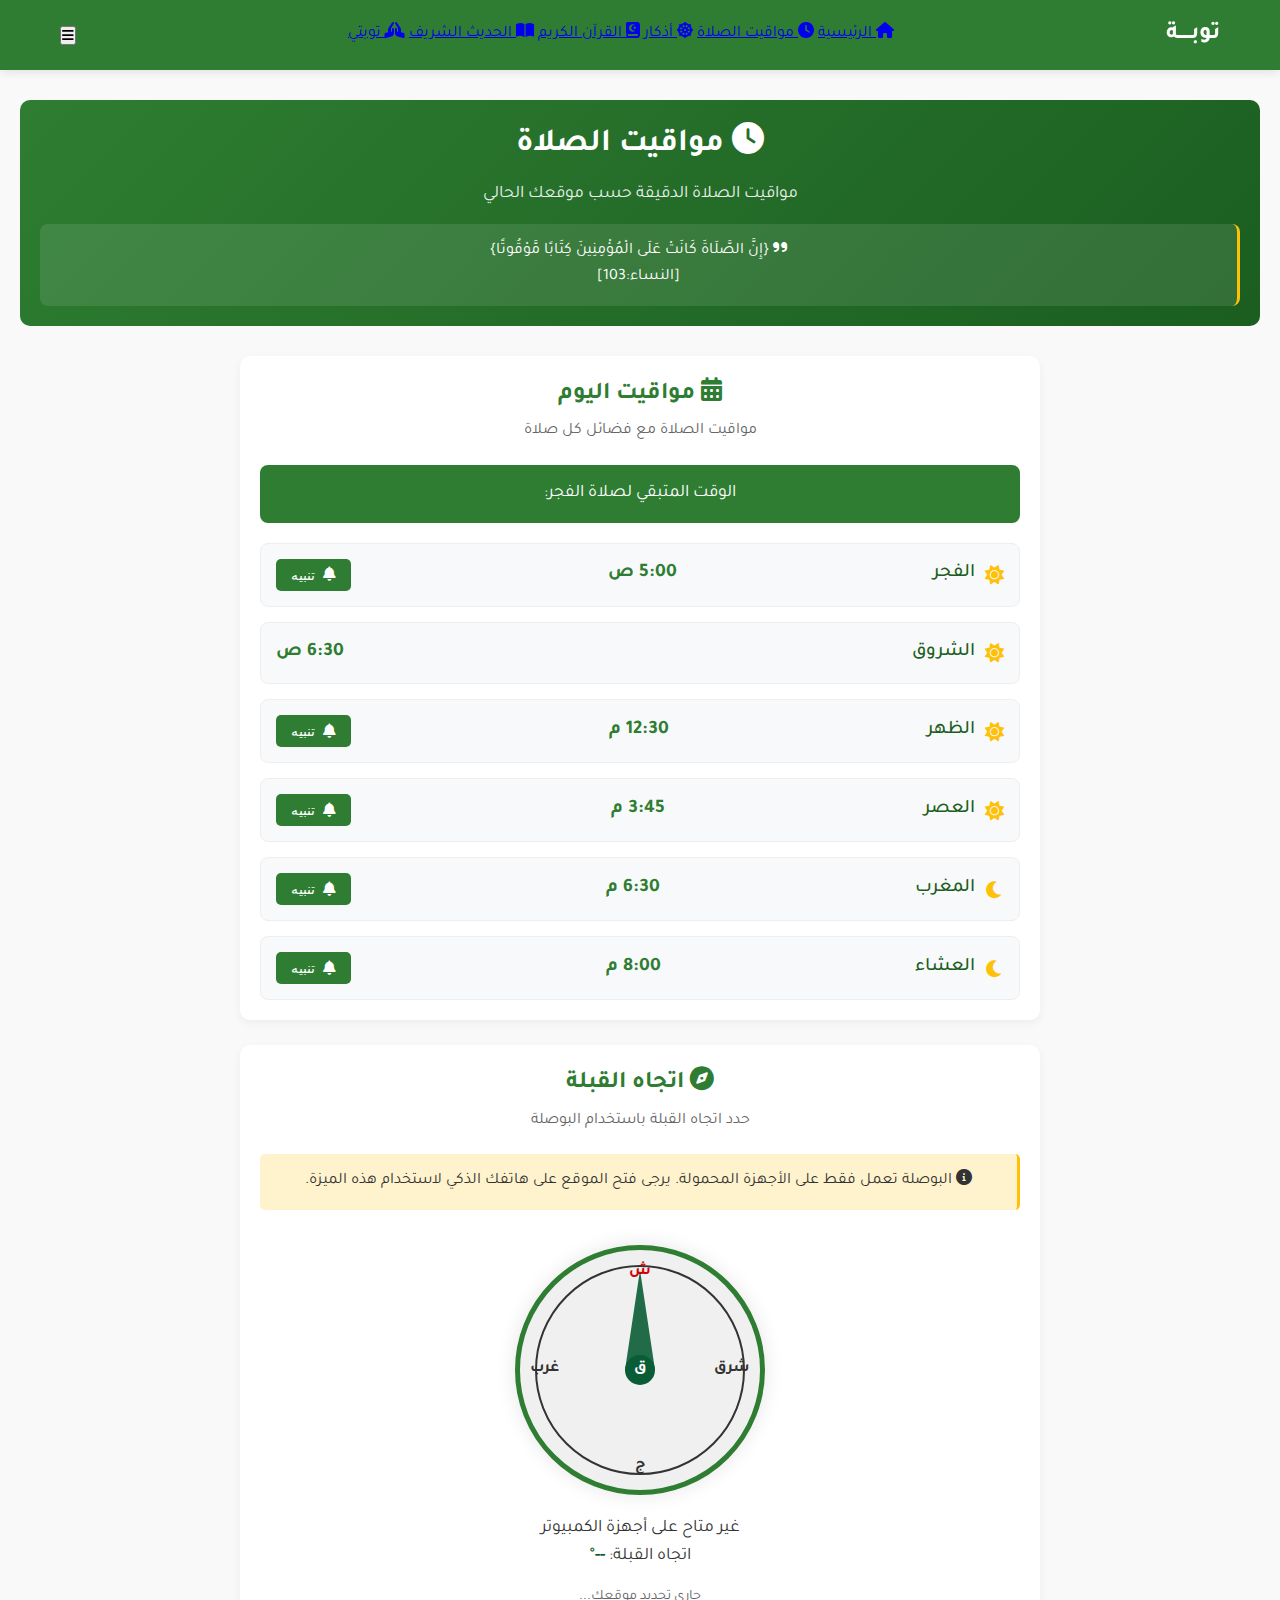
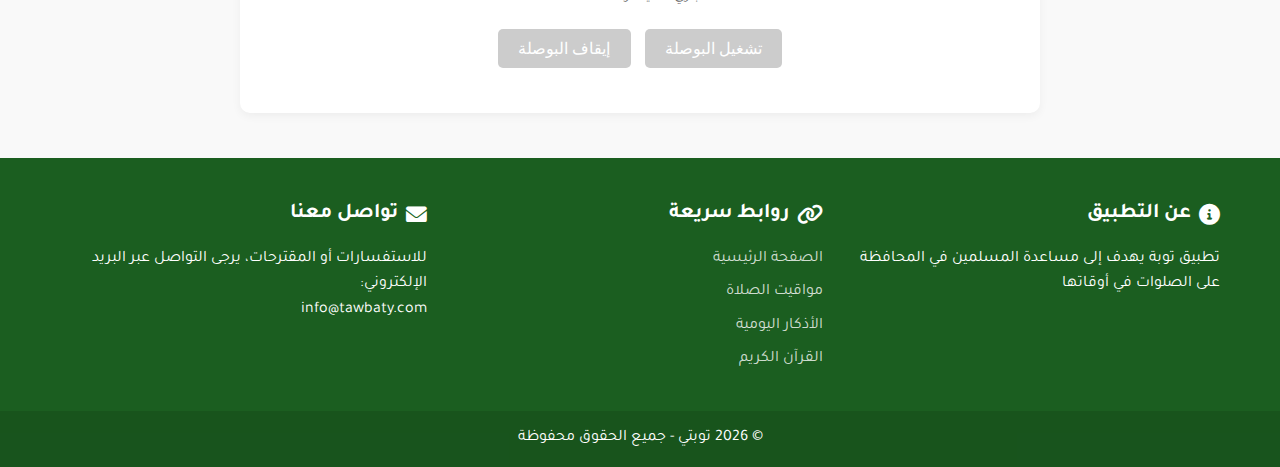
<file: index.html>
<!DOCTYPE html>
<html lang="ar" dir="rtl">
<head>
    <meta charset="UTF-8">
    <meta name="viewport" content="width=device-width, initial-scale=1.0">
    <meta name="description" content="مواقيت الصلاة - تطبيق توبة">
    <meta name="theme-color" content="#2e7d32">
    <title>مواقيت الصلاة - توبتي</title>
    
    <!-- تحميل الخطوط -->
    <link rel="preconnect" href="https://fonts.googleapis.com">
    <link rel="preconnect" href="https://fonts.gstatic.com" crossorigin>
    <link href="https://fonts.googleapis.com/css2?family=Tajawal:wght@400;500;700&display=swap" rel="stylesheet">
    
    <!-- تحميل الأيقونات -->
    <link rel="stylesheet" href="https://cdnjs.cloudflare.com/ajax/libs/font-awesome/6.0.0-beta3/css/all.min.css">
    
    <style>
        /* أنماط عامة */
        :root {
            --primary-color: #2e7d32;
            --primary-dark: #1b5e20;
            --light-color: #f5f5f5;
            --text-color: #333;
            --gold-color: #ffc107;
            --error-color: #dc3545;
            --qibla-color: #0a5c36;
        }
        
        * {
            box-sizing: border-box;
            margin: 0;
            padding: 0;
        }
        
        body {
            font-family: 'Tajawal', sans-serif;
            background-color: #f9f9f9;
            color: var(--text-color);
            line-height: 1.6;
        }
        
        /* شريط التنقل */
        .NavBar {
            position: fixed;
            top: 0;
            width: 100%;
            background-color: var(--primary-color);
            color: white;
            z-index: 1000;
            box-shadow: 0 2px 10px rgba(0,0,0,0.1);
        }
        
        .nav-container {
            display: flex;
            justify-content: space-between;
            align-items: center;
            padding: 0 20px;
            max-width: 1200px;
            margin: 0 auto;
            height: 70px;
        }
        
        .logo {
            font-size: 1.5rem;
            font-weight: bold;
        }
        
        /* المحتوى الرئيسي */
        .main-content {
            margin-top: 80px;
            padding: 20px;
        }
        
        .header {
            text-align: center;
            margin-bottom: 30px;
            padding: 20px;
            background: linear-gradient(135deg, var(--primary-color) 0%, var(--primary-dark) 100%);
            color: white;
            border-radius: 10px;
        }
        
        .header h1 {
            font-size: 2rem;
            margin-bottom: 10px;
        }
        
        .subtitle {
            font-size: 1.1rem;
            opacity: 0.9;
        }
        
        .verse {
            background-color: rgba(255,255,255,0.1);
            padding: 15px;
            border-radius: 8px;
            margin-top: 15px;
            border-right: 3px solid var(--gold-color);
        }
        
        /* قسم مواقيت الصلاة */
        .sections-container {
            max-width: 800px;
            margin: 0 auto;
        }
        
        .section {
            background-color: white;
            border-radius: 10px;
            box-shadow: 0 3px 10px rgba(0,0,0,0.05);
            padding: 20px;
            margin-bottom: 25px;
        }
        
        .section-header {
            text-align: center;
            margin-bottom: 20px;
        }
        
        .section-title {
            color: var(--primary-color);
            font-size: 1.5rem;
            margin-bottom: 5px;
        }
        
        .section-subtitle {
            color: #666;
            font-size: 1rem;
        }
        
        /* مواقيت الصلاة */
        .time-remaining {
            background-color: var(--primary-color);
            color: white;
            padding: 15px;
            border-radius: 8px;
            margin-bottom: 20px;
            text-align: center;
            font-size: 1.1rem;
        }
        
        #remainingTime {
            font-weight: bold;
            font-size: 1.3rem;
            color: var(--gold-color);
        }
        
        .prayer-times {
            display: flex;
            flex-direction: column;
            gap: 15px;
        }
        
        .prayer {
            background-color: #f8f9fa;
            border-radius: 8px;
            padding: 15px;
            border: 1px solid #eee;
            transition: all 0.3s ease;
        }
        
        .prayer:hover {
            transform: translateY(-3px);
            box-shadow: 0 5px 15px rgba(0,0,0,0.1);
        }
        
        .prayer-info {
            display: flex;
            justify-content: space-between;
            align-items: center;
        }
        
        .prayer-name {
            font-size: 1.2rem;
            font-weight: 500;
            color: var(--primary-dark);
            display: flex;
            align-items: center;
            gap: 10px;
        }
        
        .prayer-name i {
            color: var(--gold-color);
        }
        
        .prayer-time {
            font-size: 1.2rem;
            font-weight: bold;
            color: var(--primary-color);
        }
        
        .athan-btn {
            background-color: var(--primary-color);
            color: white;
            border: none;
            padding: 8px 15px;
            border-radius: 5px;
            cursor: pointer;
            display: flex;
            align-items: center;
            gap: 8px;
            font-size: 0.9rem;
            transition: all 0.3s;
        }
        
        .athan-btn:hover {
            background-color: var(--primary-dark);
        }
        
        .prayer-benefit {
            display: none;
            padding: 10px;
            background-color: #f0f0f0;
            border-radius: 5px;
            margin-top: 10px;
            border-right: 3px solid var(--primary-color);
            font-size: 0.95rem;
            line-height: 1.7;
        }
        
        .prayer-benefit.show {
            display: block;
        }
        
        /* البوصلة المعدلة */
        .compass-container {
            text-align: center;
            padding: 20px 0;
        }
        
        .compass {
            width: 250px;
            height: 250px;
            margin: 0 auto 20px;
            position: relative;
            border-radius: 50%;
            background-color: #f0f0f0;
            border: 5px solid var(--primary-color);
            box-shadow: 0 0 20px rgba(0, 0, 0, 0.1);
        }
        
        .qibla-arrow {
            width: 0;
            height: 0;
            border-left: 15px solid transparent;
            border-right: 15px solid transparent;
            border-bottom: 100px solid var(--qibla-color);
            position: absolute;
            top: 50%;
            left: 50%;
            transform-origin: bottom center;
            transform: translate(-50%, -100%);
            z-index: 2;
            opacity: 0.9;
        }
        
        .compass-circle {
            position: absolute;
            top: 15px;
            left: 15px;
            right: 15px;
            bottom: 15px;
            border: 2px solid #333;
            border-radius: 50%;
        }
        
        .compass-directions {
            position: absolute;
            width: 100%;
            height: 100%;
            font-weight: bold;
        }
        
        .direction {
            position: absolute;
            font-size: 16px;
        }
        
        .north {
            top: 10px;
            left: 50%;
            transform: translateX(-50%);
            color: #d40000;
        }
        
        .east {
            right: 10px;
            top: 50%;
            transform: translateY(-50%);
        }
        
        .south {
            bottom: 10px;
            left: 50%;
            transform: translateX(-50%);
        }
        
        .west {
            left: 10px;
            top: 50%;
            transform: translateY(-50%);
        }
        
        .qibla-marker {
            position: absolute;
            width: 30px;
            height: 30px;
            background-color: var(--qibla-color);
            border-radius: 50%;
            top: 50%;
            left: 50%;
            transform: translate(-50%, -50%);
            z-index: 3;
            display: flex;
            align-items: center;
            justify-content: center;
            color: white;
            font-weight: bold;
        }
        
        .compass-info {
            margin: 15px 0;
            font-size: 1.1rem;
        }
        
        #qibla-degree {
            font-weight: bold;
            color: var(--qibla-color);
        }
        
        .compass-btn {
            background-color: var(--primary-color);
            color: white;
            border: none;
            padding: 10px 20px;
            border-radius: 5px;
            cursor: pointer;
            font-size: 1rem;
            margin: 5px;
            transition: all 0.3s;
        }
        
        .compass-btn:hover {
            background-color: var(--primary-dark);
        }
        
        .compass-btn:disabled {
            background-color: #cccccc;
            cursor: not-allowed;
        }
        
        .desktop-compass-message {
            display: none;
            padding: 15px;
            background-color: #fff3cd;
            border-radius: 5px;
            margin-bottom: 15px;
            border-right: 3px solid var(--gold-color);
            text-align: center;
        }
        
        .location-info {
            margin: 15px 0;
            font-size: 0.9rem;
            color: #666;
        }
        
        /* نافذة التنبيه */
        .prayer-alert {
            display: none;
            position: fixed;
            top: 0;
            left: 0;
            right: 0;
            bottom: 0;
            background-color: rgba(0,0,0,0.8);
            z-index: 2000;
            justify-content: center;
            align-items: center;
        }
        
        .alert-content {
            background-color: white;
            padding: 30px;
            border-radius: 10px;
            max-width: 400px;
            width: 90%;
            text-align: center;
            box-shadow: 0 5px 20px rgba(0,0,0,0.2);
        }
        
        .alert-content h2 {
            color: var(--primary-color);
            margin-bottom: 15px;
        }
        
        .alert-buttons {
            display: flex;
            justify-content: center;
            gap: 15px;
            margin-top: 20px;
        }
        
        .alert-btn {
            padding: 10px 20px;
            border: none;
            border-radius: 5px;
            cursor: pointer;
            font-size: 1rem;
            transition: all 0.3s;
        }
        
        .stop-btn {
            background-color: var(--error-color);
            color: white;
        }
        
        .close-btn {
            background-color: var(--primary-color);
            color: white;
        }
        
        /* زر العودة للأعلى */
        .scroll-top {
            position: fixed;
            bottom: 20px;
            left: 20px;
            width: 50px;
            height: 50px;
            background-color: var(--primary-color);
            color: white;
            border-radius: 50%;
            display: flex;
            align-items: center;
            justify-content: center;
            font-size: 1.3rem;
            cursor: pointer;
            opacity: 0;
            visibility: hidden;
            transition: all 0.3s;
            z-index: 999;
            box-shadow: 0 3px 10px rgba(0,0,0,0.2);
            border: none;
        }
        
        .scroll-top.active {
            opacity: 1;
            visibility: visible;
        }
        
        .scroll-top:hover {
            background-color: var(--primary-dark);
            transform: translateY(-3px);
        }
        
        /* إشعارات */
        .notification {
            position: fixed;
            bottom: 20px;
            right: 20px;
            padding: 15px 25px;
            border-radius: 8px;
            color: white;
            z-index: 1000;
            box-shadow: 0 3px 10px rgba(0,0,0,0.2);
            transform: translateY(100px);
            opacity: 0;
            transition: all 0.3s;
        }
        
        .notification.success {
            background-color: var(--primary-color);
        }
        
        .notification.error {
            background-color: var(--error-color);
        }
        
        /* التذييل */
        .footer {
            background-color: var(--primary-dark);
            color: white;
            padding: 40px 0 0;
        }
        
        .footer-content {
            display: grid;
            grid-template-columns: repeat(auto-fit, minmax(250px, 1fr));
            gap: 30px;
            max-width: 1200px;
            margin: 0 auto;
            padding: 0 20px;
        }
        
        .footer-section h3 {
            font-size: 1.3rem;
            margin-bottom: 15px;
            display: flex;
            align-items: center;
            gap: 8px;
        }
        
        .footer-section ul {
            list-style: none;
        }
        
        .footer-section ul li {
            margin-bottom: 8px;
        }
        
        .footer-section ul li a {
            color: rgba(255,255,255,0.8);
            text-decoration: none;
            transition: all 0.3s;
        }
        
        .footer-section ul li a:hover {
            color: white;
            padding-right: 5px;
        }
        
        .footer-bottom {
            text-align: center;
            padding: 15px;
            background-color: rgba(0,0,0,0.1);
            margin-top: 30px;
        }
        
        /* وسائط متجاوبة */
        @media (max-width: 768px) {
            .nav-container {
                height: 60px;
                padding: 0 15px;
            }
            
            .main-content {
                margin-top: 60px;
                padding: 15px;
            }
            
            .header {
                padding: 15px;
            }
            
            .header h1 {
                font-size: 1.8rem;
            }
            
            .section {
                padding: 15px;
            }
            
            .prayer-info {
                flex-wrap: wrap;
                gap: 10px;
            }
            
            .athan-btn {
                width: 100%;
                justify-content: center;
            }
            
            .desktop-compass-message {
                display: none !important;
            }
            
            .alert-buttons {
                flex-direction: column;
                gap: 10px;
            }
            
            .alert-btn {
                width: 100%;
            }
        }
    </style>
</head>
<body>
    <!-- شريط التنقل -->
    <nav class="NavBar">
        <div class="nav-container">
            <div class="logo">
                <span>توبــــة</span>
            </div>
            <div class="nav-links" id="navLinks">
                <a class="menu__link" href="index.html"><i class="fas fa-home"></i> الرئيسية</a>
                <a class="menu__link" href="salah_page.html"><i class="fas fa-clock"></i> مواقيت الصلاة</a>
                <a class="menu__link" href="adhkar_page.html"><i class="fas fa-dharmachakra"></i> أذكار</a>
                <a class="menu__link" href="quran_page.html"><i class="fas fa-quran"></i> القرآن الكريم</a>
                <a class="menu__link" href="hadith_page.html"><i class="fas fa-book-open"></i> الحديث الشريف</a>
                <a class="menu__link" href="tawbah_page.html"><i class="fas fa-hands-praying"></i> توبتي</a>
            </div>
            <button class="hamburger" id="hamburger" aria-label="قائمة">
                <i class="fas fa-bars"></i>
            </button>
        </div>
    </nav>

    <!-- نافذة التنبيه -->
    <div id="prayerAlert" class="prayer-alert">
        <div class="alert-content">
            <h2 id="alertPrayerName">حان وقت صلاة الفجر</h2>
            <p>الله أكبر، الله أكبر، الله أكبر</p>
            <audio id="athanAudio" controls loop>
                <source src="https://www.islamcan.com/athan/azan1.mp3" type="audio/mpeg">
                متصفحك لا يدعم تشغيل الصوت.
            </audio>
            <div class="alert-buttons">
                <button id="stopAthan" class="alert-btn stop-btn">إيقاف الأذان</button>
                <button id="closeAlert" class="alert-btn close-btn">إغلاق</button>
            </div>
        </div>
    </div>

    <!-- المحتوى الرئيسي -->
    <div class="main-content">
        <div class="header">
            <div class="header-content">
                <h1><i class="fas fa-clock"></i> مواقيت الصلاة</h1>
                <p class="subtitle">مواقيت الصلاة الدقيقة حسب موقعك الحالي</p>
                <div class="verse">
                    <p><i class="fas fa-quote-right"></i> {إِنَّ الصَّلَاةَ كَانَتْ عَلَى الْمُؤْمِنِينَ كِتَابًا مَّوْقُوتًا}</p>
                    <p class="ref">[النساء:103]</p>
                </div>
            </div>
        </div>
        
        <div class="sections-container">
            <!-- قسم مواقيت الصلاة -->
            <div class="section" id="prayer-times-section">
                <div class="section-header">
                    <h2 class="section-title"><i class="fas fa-calendar-alt"></i> مواقيت اليوم</h2>
                    <p class="section-subtitle">مواقيت الصلاة مع فضائل كل صلاة</p>
                </div>
                <div class="time-remaining">
                    <p id="nextPrayerInfo">الوقت المتبقي لصلاة الفجر: <span id="remainingTime">--:--:--</span></p>
                </div>
                <div class="prayer-times" id="prayerTimes">
                    <div class="prayer">
                        <div class="prayer-info">
                            <span class="prayer-name"><i class="fas fa-sun"></i> الفجر</span>
                            <span class="prayer-time" id="fajrTime">جاري التحميل...</span>
                            <button class="athan-btn" data-prayer="fajr"><i class="fas fa-bell"></i> تنبيه</button>
                        </div>
                        <div class="prayer-benefit">
                            <p>فضل صلاة الفجر: شهادة من الملائكة، حماية الله، نور يوم القيامة، براءة من النفاق، دخول الجنة، بركة في الرزق والعمل.</p>
                        </div>
                    </div>
                    <div class="prayer">
                        <div class="prayer-info">
                            <span class="prayer-name"><i class="fas fa-sun"></i> الشروق</span>
                            <span class="prayer-time" id="sunriseTime">جاري التحميل...</span>
                        </div>
                    </div>
                    <div class="prayer">
                        <div class="prayer-info">
                            <span class="prayer-name"><i class="fas fa-sun"></i> الظهر</span>
                            <span class="prayer-time" id="dhuhrTime">جاري التحميل...</span>
                            <button class="athan-btn" data-prayer="dhuhr"><i class="fas fa-bell"></i> تنبيه</button>
                        </div>
                        <div class="prayer-benefit">
                            <p>فضل صلاة الظهر: الالتزام بأمر الله، تكفير الذنوب، الاستراحة الروحية، البركة في الوقت.</p>
                        </div>
                    </div>
                    <div class="prayer">
                        <div class="prayer-info">
                            <span class="prayer-name"><i class="fas fa-sun"></i> العصر</span>
                            <span class="prayer-time" id="asrTime">جاري التحميل...</span>
                            <button class="athan-btn" data-prayer="asr"><i class="fas fa-bell"></i> تنبيه</button>
                        </div>
                        <div class="prayer-benefit">
                            <p>فضل صلاة العصر: الصلاة الوسطى، سبب لدخول الجنة، تكفير الذنوب، الاستراحة الروحية.</p>
                        </div>
                    </div>
                    <div class="prayer">
                        <div class="prayer-info">
                            <span class="prayer-name"><i class="fas fa-moon"></i> المغرب</span>
                            <span class="prayer-time" id="maghribTime">جاري التحميل...</span>
                            <button class="athan-btn" data-prayer="maghrib"><i class="fas fa-bell"></i> تنبيه</button>
                        </div>
                        <div class="prayer-benefit">
                            <p>فضل صلاة المغرب: الالتزام بأمر الله، سبب لدخول الجنة، تكفير الذنوب، الاستراحة الروحية.</p>
                        </div>
                    </div>
                    <div class="prayer">
                        <div class="prayer-info">
                            <span class="prayer-name"><i class="fas fa-moon"></i> العشاء</span>
                            <span class="prayer-time" id="ishaTime">جاري التحميل...</span>
                            <button class="athan-btn" data-prayer="isha"><i class="fas fa-bell"></i> تنبيه</button>
                        </div>
                        <div class="prayer-benefit">
                            <p>فضل صلاة العشاء: تعدل قيام نصف الليل، دليل على قوة الإيمان، سبب للنجاة من النار، تمنح الطمأنينة.</p>
                        </div>
                    </div>
                    <div class="retry-container" id="retryContainer" style="display: none;">
                        <button id="retryButton" class="btn retry-btn">
                            <i class="fas fa-sync-alt"></i> إعادة المحاولة
                        </button>
                        <p class="retry-message">تعذر جلب البيانات. يرجى التحقق من اتصال الإنترنت والمحاولة مرة أخرى.</p>
                    </div>
                </div>
            </div>
            
            <!-- قسم البوصلة المعدلة -->
            <div class="section" id="compass-section">
                <div class="section-header">
                    <h2 class="section-title"><i class="fas fa-compass"></i> اتجاه القبلة</h2>
                    <p class="section-subtitle">حدد اتجاه القبلة باستخدام البوصلة</p>
                </div>
                <div class="desktop-compass-message" id="desktopCompassMessage">
                    <i class="fas fa-info-circle"></i> البوصلة تعمل فقط على الأجهزة المحمولة. يرجى فتح الموقع على هاتفك الذكي لاستخدام هذه الميزة.
                </div>
                <div class="compass-container">
                    <div class="compass">
                        <div class="compass-circle"></div>
                        <div class="qibla-arrow" id="qibla-arrow"></div>
                        <div class="qibla-marker">ق</div>
                        <div class="compass-directions">
                            <span class="direction north">ش</span>
                            <span class="direction east">شرق</span>
                            <span class="direction south">ج</span>
                            <span class="direction west">غرب</span>
                        </div>
                    </div>
                    <div class="compass-info">
                        <p id="compassStatus">جاري تحديد الاتجاه...</p>
                        <p>اتجاه القبلة: <span id="qibla-degree">--°</span></p>
                    </div>
                    <div class="location-info" id="location-info">
                        جاري تحديد موقعك...
                    </div>
                    <button id="startCompass" class="compass-btn">تشغيل البوصلة</button>
                    <button id="stopCompass" class="compass-btn" disabled>إيقاف البوصلة</button>
                </div>
            </div>
        </div>
    </div>

    <!-- إشعارات -->
    <div id="notification" class="notification"></div>

    <!-- التذييل -->
    <footer class="footer">
        <div class="footer-content">
            <div class="footer-section">
                <h3><i class="fas fa-info-circle"></i> عن التطبيق</h3>
                <p>تطبيق توبة يهدف إلى مساعدة المسلمين في المحافظة على الصلوات في أوقاتها</p>
            </div>
            <div class="footer-section">
                <h3><i class="fas fa-link"></i> روابط سريعة</h3>
                <ul>
                    <li><a href="index.html">الصفحة الرئيسية</a></li>
                    <li><a href="salah_page.html">مواقيت الصلاة</a></li>
                    <li><a href="adhkar_page.html">الأذكار اليومية</a></li>
                    <li><a href="quran_page.html">القرآن الكريم</a></li>
                </ul>
            </div>
            <div class="footer-section">
                <h3><i class="fas fa-envelope"></i> تواصل معنا</h3>
                <p>للاستفسارات أو المقترحات، يرجى التواصل عبر البريد الإلكتروني:</p>
                <p>info@tawbaty.com</p>
            </div>
        </div>
        <div class="footer-bottom">
            <p>&copy; <span id="current-year">2025</span> توبتي - جميع الحقوق محفوظة</p>
        </div>
    </footer>
    
    <!-- زر العودة للأعلى -->
    <button class="scroll-top" id="scrollTop" aria-label="العودة إلى الأعلى">
        <i class="fas fa-arrow-up"></i>
    </button>
    
    <script>
        document.addEventListener('DOMContentLoaded', function() {
            // عناصر DOM
            const hamburger = document.getElementById('hamburger');
            const navLinks = document.getElementById('navLinks');
            const scrollTopBtn = document.getElementById('scrollTop');
            const notification = document.getElementById('notification');
            const retryButton = document.getElementById('retryButton');
            const retryContainer = document.getElementById('retryContainer');
            const desktopCompassMessage = document.getElementById('desktopCompassMessage');
            
            // عناصر مواقيت الصلاة
            const sunriseTime = document.getElementById('sunriseTime');
            const fajrTime = document.getElementById('fajrTime');
            const dhuhrTime = document.getElementById('dhuhrTime');
            const asrTime = document.getElementById('asrTime');
            const maghribTime = document.getElementById('maghribTime');
            const ishaTime = document.getElementById('ishaTime');
            
            // عناصر الوقت المتبقي
            const nextPrayerInfo = document.getElementById('nextPrayerInfo');
            const remainingTime = document.getElementById('remainingTime');
            
            // عناصر البوصلة المعدلة
            const compassStatus = document.getElementById('compassStatus');
            const qiblaDegree = document.getElementById('qibla-degree');
            const startCompass = document.getElementById('startCompass');
            const stopCompass = document.getElementById('stopCompass');
            const qiblaArrow = document.getElementById('qibla-arrow');
            const locationInfo = document.getElementById('location-info');
            
            // عناصر التنبيه
            const prayerAlert = document.getElementById('prayerAlert');
            const alertPrayerName = document.getElementById('alertPrayerName');
            const athanAudio = document.getElementById('athanAudio');
            const stopAthan = document.getElementById('stopAthan');
            const closeAlert = document.getElementById('closeAlert');
            const athanButtons = document.querySelectorAll('.athan-btn');
            
            // عناصر فضائل الصلاة
            const prayerBenefits = document.querySelectorAll('.prayer-benefit');
            const prayerNames = document.querySelectorAll('.prayer-name');
            
            // متغيرات التتبع
            let prayerTimesData = {};
            let nextPrayerTimer = null;
            let compassWatchId = null;
            let userLocation = {};
            let activeAlarms = {
                fajr: false,
                dhuhr: false,
                asr: false,
                maghrib: false,
                isha: false
            };

            // تهيئة الصفحة
            initPage();

            function initPage() {
                // أحداث القائمة المنسدلة
                hamburger.addEventListener('click', toggleMenu);
                
                // حدث زر العودة للأعلى
                scrollTopBtn.addEventListener('click', scrollToTop);
                window.addEventListener('scroll', toggleScrollTopButton);
                
                // أحداث البوصلة
                startCompass.addEventListener('click', startCompassFunction);
                stopCompass.addEventListener('click', stopCompassFunction);
                
                // أحداث التنبيه
                stopAthan.addEventListener('click', stopAthanFunction);
                closeAlert.addEventListener('click', closeAlertFunction);
                retryButton.addEventListener('click', fetchPrayerTimes);
                
                // أحداث أزرار التنبيه
                athanButtons.forEach(btn => {
                    btn.addEventListener('click', function(e) {
                        e.stopPropagation();
                        const prayer = this.getAttribute('data-prayer');
                        toggleAthanAlarm(prayer);
                    });
                });
                
                // أحداث عرض فضائل الصلاة
                prayerNames.forEach((name, index) => {
                    name.addEventListener('click', (e) => {
                        e.stopPropagation();
                        prayerBenefits[index].classList.toggle('show');
                    });
                });
                
                // جلب مواقيت الصلاة
                fetchPrayerTimes();
                
                // تحميل التنبيهات المحفوظة
                loadAlarms();
                
                // التحقق من نوع الجهاز للبوصلة
                checkDeviceForCompass();
                
                // تحديث سنة حقوق النشر
                document.getElementById('current-year').textContent = new Date().getFullYear();
            }

            function toggleMenu() {
                navLinks.classList.toggle('active');
                const isExpanded = navLinks.classList.contains('active');
                hamburger.setAttribute('aria-expanded', isExpanded);
            }

            function scrollToTop() {
                window.scrollTo({
                    top: 0,
                    behavior: 'smooth'
                });
            }

            function toggleScrollTopButton() {
                if (window.pageYOffset > 300) {
                    scrollTopBtn.classList.add('active');
                } else {
                    scrollTopBtn.classList.remove('active');
                }
            }

            function showNotification(message, type) {
                notification.textContent = message;
                notification.className = 'notification ' + type;
                notification.style.transform = 'translateY(0)';
                notification.style.opacity = '1';
                
                setTimeout(() => {
                    notification.classList.add('fade-out');
                    setTimeout(() => {
                        notification.className = 'notification';
                        notification.style.transform = 'translateY(100px)';
                        notification.style.opacity = '0';
                    }, 500);
                }, 3000);
            }

            function checkDeviceForCompass() {
                if (!isMobileDevice()) {
                    desktopCompassMessage.style.display = 'block';
                    startCompass.disabled = true;
                    compassStatus.textContent = "غير متاح على أجهزة الكمبيوتر";
                }
            }

            function isMobileDevice() {
                return (typeof window.orientation !== "undefined") || (navigator.userAgent.indexOf('IEMobile') !== -1);
            }

            function fetchPrayerTimes() {
                const loadingText = "جاري التحميل...";
                
                // تعبئة مواقيت الصلاة الافتراضية
                sunriseTime.textContent = loadingText;
                fajrTime.textContent = loadingText;
                dhuhrTime.textContent = loadingText;
                asrTime.textContent = loadingText;
                maghribTime.textContent = loadingText;
                ishaTime.textContent = loadingText;
                nextPrayerInfo.textContent = "جاري تحديد موعد الصلاة القادمة...";
                remainingTime.textContent = "--:--:--";
                retryContainer.style.display = 'none';

                // التحقق من دعم المتصفح لخدمة الموقع
                if (navigator.geolocation) {
                    navigator.geolocation.getCurrentPosition(
                        position => {
                            const latitude = position.coords.latitude;
                            const longitude = position.coords.longitude;
                            userLocation = { latitude, longitude };
                            fetchPrayerTimesData(latitude, longitude);
                        },
                        error => {
                            console.error('Error getting location:', error);
                            fetchLocationByIP();
                        },
                        {
                            enableHighAccuracy: true,
                            timeout: 10000,
                            maximumAge: 0
                        }
                    );
                } else {
                    fetchLocationByIP();
                }
            }

            function fetchLocationByIP() {
                fetch('https://ipapi.co/json/')
                    .then(response => {
                        if (!response.ok) {
                            throw new Error('Network response was not ok');
                        }
                        return response.json();
                    })
                    .then(data => {
                        if (data && data.latitude && data.longitude) {
                            userLocation = { latitude: data.latitude, longitude: data.longitude };
                            fetchPrayerTimesData(data.latitude, data.longitude, data.city, data.country_name);
                        } else {
                            useDefaultTimes();
                        }
                    })
                    .catch(error => {
                        console.error('Error fetching location by IP:', error);
                        useDefaultTimes();
                    });
            }

            function fetchPrayerTimesData(latitude, longitude, city = '', country = '') {
                const method = 4; // طريقة الحساب (4 = رابطة العالم الإسلامي)
                const apiUrl = `https://api.aladhan.com/v1/timings?latitude=${latitude}&longitude=${longitude}&method=${method}`;

                fetch(apiUrl)
                    .then(response => {
                        if (!response.ok) {
                            throw new Error('Network response was not ok');
                        }
                        return response.json();
                    })
                    .then(data => {
                        console.log("API Response:", data);
                        
                        if (data && data.data && data.data.timings) {
                            const timings = data.data.timings;
                            prayerTimesData = {
                                timings: timings,
                                date: data.data.date,
                                meta: data.data.meta
                            };
                            
                            displayPrayerTimes(timings);
                            calculateNextPrayer(timings);
                            
                            if (nextPrayerTimer) clearInterval(nextPrayerTimer);
                            nextPrayerTimer = setInterval(() => calculateNextPrayer(timings), 1000);
                            
                            checkAlarms();
                        } else {
                            throw new Error('Prayer times data not available');
                        }
                    })
                    .catch(error => {
                        console.error('Error fetching prayer times:', error);
                        useDefaultTimes();
                        retryContainer.style.display = 'block';
                        showNotification("تعذر جلب مواقيت الصلاة. يرجى المحاولة لاحقاً", "error");
                    });
            }

            function displayPrayerTimes(timings) {
                sunriseTime.textContent = convertTo12HourFormat(timings.Sunrise);
                fajrTime.textContent = convertTo12HourFormat(timings.Fajr);
                dhuhrTime.textContent = convertTo12HourFormat(timings.Dhuhr);
                asrTime.textContent = convertTo12HourFormat(timings.Asr);
                maghribTime.textContent = convertTo12HourFormat(timings.Maghrib);
                ishaTime.textContent = convertTo12HourFormat(timings.Isha);
            }

            function convertTo12HourFormat(time) {
                const [hours, minutes] = time.split(':');
                let period = 'ص';
                let adjustedHours = parseInt(hours);

                if (adjustedHours >= 12) {
                    period = 'م';
                    if (adjustedHours > 12) {
                        adjustedHours -= 12;
                    }
                }

                if (adjustedHours === 0) {
                    adjustedHours = 12;
                }

                return `${adjustedHours}:${minutes} ${period}`;
            }

            function calculateNextPrayer(timings) {
                const now = new Date();
                const currentHours = now.getHours();
                const currentMinutes = now.getMinutes();
                const currentSeconds = now.getSeconds();
                const currentTime = currentHours * 60 + currentMinutes;
                
                const prayerTimes = {
                    Fajr: convertTimeToMinutes(timings.Fajr),
                    Sunrise: convertTimeToMinutes(timings.Sunrise),
                    Dhuhr: convertTimeToMinutes(timings.Dhuhr),
                    Asr: convertTimeToMinutes(timings.Asr),
                    Maghrib: convertTimeToMinutes(timings.Maghrib),
                    Isha: convertTimeToMinutes(timings.Isha)
                };
                
                let nextPrayer = null;
                let nextPrayerName = '';
                
                // البحث عن الصلاة التالية
                for (const [prayer, time] of Object.entries(prayerTimes)) {
                    if (time > currentTime || (time === currentTime && currentSeconds < 30)) {
                        nextPrayer = time;
                        nextPrayerName = getPrayerArabicName(prayer);
                        break;
                    }
                }
                
                // إذا لم نجد صلاة تالية في نفس اليوم، نستخدم صلاة الفجر في اليوم التالي
                if (!nextPrayer) {
                    nextPrayer = prayerTimes.Fajr + 24 * 60;
                    nextPrayerName = getPrayerArabicName('Fajr');
                }
                
                // حساب الوقت المتبقي بالثواني
                const totalSecondsRemaining = (nextPrayer * 60) - (currentTime * 60 + currentSeconds);
                const hoursRemaining = Math.floor(totalSecondsRemaining / 3600);
                const minutesRemaining = Math.floor((totalSecondsRemaining % 3600) / 60);
                const secondsRemaining = totalSecondsRemaining % 60;
                
                // عرض المعلومات
                nextPrayerInfo.textContent = `الوقت المتبقي لصلاة ${nextPrayerName}:`;
                remainingTime.textContent = `${hoursRemaining.toString().padStart(2, '0')}:${minutesRemaining.toString().padStart(2, '0')}:${secondsRemaining.toString().padStart(2, '0')}`;
                
                // التحقق مما إذا كانت الصلاة الحالية قد حان وقتها
                checkCurrentPrayer(prayerTimes, currentTime, currentSeconds);
            }

            function convertTimeToMinutes(timeStr) {
                const [hours, minutes] = timeStr.split(':').map(Number);
                return hours * 60 + minutes;
            }

            function getPrayerArabicName(prayer) {
                const prayerNames = {
                    'Fajr': 'الفجر',
                    'Dhuhr': 'الظهر',
                    'Asr': 'العصر',
                    'Maghrib': 'المغرب',
                    'Isha': 'العشاء',
                    'Sunrise': 'الشروق'
                };
                return prayerNames[prayer] || prayer;
            }

            function checkCurrentPrayer(prayerTimes, currentTime, currentSeconds) {
                const prayerThreshold = 2; // دقيقتين قبل وبعد وقت الصلاة
                
                for (const [prayer, time] of Object.entries(prayerTimes)) {
                    if (prayer === 'Sunrise') continue;
                    
                    if (Math.abs(currentTime - time) <= prayerThreshold && activeAlarms[prayer.toLowerCase()]) {
                        // تأكد من أن التنبيه لم يتم عرضه بالفعل
                        if (!sessionStorage.getItem(`prayerAlertShown_${prayer}_${new Date().getDate()}`)) {
                            showPrayerAlert(prayer);
                            sessionStorage.setItem(`prayerAlertShown_${prayer}_${new Date().getDate()}`, 'true');
                        }
                        break;
                    }
                }
            }

            function useDefaultTimes() {
                const defaultTimes = {
                    Fajr: '05:00',
                    Sunrise: '06:30',
                    Dhuhr: '12:30',
                    Asr: '15:45',
                    Maghrib: '18:30',
                    Isha: '20:00'
                };
                
                prayerTimesData = {
                    timings: defaultTimes,
                    date: { hijri: { day: '--', month: { ar: '--' }, year: '----' } },
                    meta: { method: { name: 'افتراضي (مكة المكرمة)' } }
                };
                
                displayPrayerTimes(defaultTimes);
                calculateNextPrayer(defaultTimes);
                
                if (nextPrayerTimer) clearInterval(nextPrayerTimer);
                nextPrayerTimer = setInterval(() => calculateNextPrayer(defaultTimes), 1000);
            }

            function startCompassFunction() {
                if (!isMobileDevice()) {
                    showNotification("البوصلة تعمل فقط على الأجهزة المحمولة", "error");
                    return;
                }

                if (!userLocation.latitude || !userLocation.longitude) {
                    showNotification("يجب تحديد الموقع أولاً لاستخدام البوصلة", "error");
                    return;
                }

                if (window.DeviceOrientationEvent) {
                    if (typeof DeviceOrientationEvent.requestPermission === 'function') {
                        DeviceOrientationEvent.requestPermission()
                            .then(permissionState => {
                                if (permissionState === 'granted') {
                                    initCompass();
                                } else {
                                    showNotification("تم رفض صلاحيات البوصلة", "error");
                                }
                            })
                            .catch(console.error);
                    } else {
                        initCompass();
                    }
                } else {
                    compassStatus.textContent = "المتصفح أو الجهاز لا يدعم البوصلة";
                    showNotification("المتصفح أو الجهاز لا يدعم البوصلة", "error");
                }
            }

            function initCompass() {
                compassStatus.textContent = "جاري تحديد اتجاه القبلة...";
                startCompass.disabled = true;
                stopCompass.disabled = false;

                // حساب اتجاه القبلة
                const qiblaDirection = calculateQiblaDirection(userLocation.latitude, userLocation.longitude);
                qiblaDegree.textContent = `${Math.round(qiblaDirection)}°`;
                
                // عرض معلومات الموقع
                locationInfo.innerHTML = `
                    خط العرض: ${userLocation.latitude.toFixed(4)}° | خط الطول: ${userLocation.longitude.toFixed(4)}°<br>
                    المسافة إلى مكة: ${calculateDistance(userLocation.latitude, userLocation.longitude, 21.3891, 39.8579).toFixed(0)} كم
                `;

                // بدء تتبع حركة الجهاز
                window.addEventListener('deviceorientation', handleOrientation);
            }

            function calculateQiblaDirection(latitude, longitude) {
                // إحداثيات الكعبة المشرفة
                const kaabaLat = 21.3891;
                const kaabaLng = 39.8579;
                
                // تحويل الدرجات إلى راديان
                const phiK = kaabaLat * Math.PI / 180.0;
                const lambdaK = kaabaLng * Math.PI / 180.0;
                const phi = latitude * Math.PI / 180.0;
                const lambda = longitude * Math.PI / 180.0;
                
                // حساب اتجاه القبلة باستخدام صيغة رياضية دقيقة
                const psi = 180.0 / Math.PI * Math.atan2(
                    Math.sin(lambdaK - lambda),
                    Math.cos(phi) * Math.tan(phiK) - Math.sin(phi) * Math.cos(lambdaK - lambda)
                );
                
                return (psi + 360.0) % 360.0;
            }

            function calculateDistance(lat1, lon1, lat2, lon2) {
                const R = 6371; // نصف قطر الأرض بالكيلومترات
                const dLat = (lat2 - lat1) * Math.PI / 180;
                const dLon = (lon2 - lon1) * Math.PI / 180;
                const a = 
                    Math.sin(dLat/2) * Math.sin(dLat/2) +
                    Math.cos(lat1 * Math.PI / 180) * Math.cos(lat2 * Math.PI / 180) * 
                    Math.sin(dLon/2) * Math.sin(dLon/2);
                const c = 2 * Math.atan2(Math.sqrt(a), Math.sqrt(1-a));
                return R * c;
            }

            function handleOrientation(event) {
                if (event.alpha !== null) {
                    // الحصول على اتجاه الشمال المغناطيسي
                    let compassHeading = null;
                    
                    if (event.webkitCompassHeading !== undefined) {
                        // لأجهزة iOS
                        compassHeading = event.webkitCompassHeading;
                    } else if (event.absolute !== undefined && event.alpha !== null) {
                        // لأجهزة Android
                        compassHeading = 360 - event.alpha;
                    }
                    
                    if (compassHeading !== null) {
                        // حساب اتجاه القبلة
                        const qiblaDirection = calculateQiblaDirection(userLocation.latitude, userLocation.longitude);
                        
                        // حساب الزاوية بين اتجاه الشمال واتجاه القبلة
                        const angle = (compassHeading - qiblaDirection + 360) % 360;
                        
                        // تحديث سهم القبلة
                        qiblaArrow.style.transform = `translate(-50%, -100%) rotate(${-angle}deg)`;
                        
                        compassStatus.textContent = "البوصلة نشطة - وجه الجهاز نحو القبلة";
                    }
                }
            }

            function stopCompassFunction() {
                window.removeEventListener('deviceorientation', handleOrientation);
                compassStatus.textContent = "البوصلة متوقفة";
                startCompass.disabled = false;
                stopCompass.disabled = true;
            }

            function toggleAthanAlarm(prayer) {
                activeAlarms[prayer] = !activeAlarms[prayer];
                updateAthanButton(prayer);
                saveAlarms();
                
                const prayerName = getPrayerArabicName(prayer.charAt(0).toUpperCase() + prayer.slice(1));
                const message = activeAlarms[prayer] ? 
                    `تم تفعيل التنبيه لصلاة ${prayerName}` : 
                    `تم إلغاء التنبيه لصلاة ${prayerName}`;
                
                showNotification(message, "success");
            }

            function updateAthanButton(prayer) {
                const button = document.querySelector(`.athan-btn[data-prayer="${prayer}"]`);
                if (button) {
                    if (activeAlarms[prayer]) {
                        button.innerHTML = '<i class="fas fa-bell-slash"></i> إلغاء التنبيه';
                        button.style.backgroundColor = "#dc3545";
                    } else {
                        button.innerHTML = '<i class="fas fa-bell"></i> تنبيه';
                        button.style.backgroundColor = "";
                    }
                }
            }

            function showPrayerAlert(prayer) {
                const prayerName = getPrayerArabicName(prayer);
                alertPrayerName.textContent = `حان وقت صلاة ${prayerName}`;
                
                // إعادة تعيين الصوت وتشغيله
                athanAudio.currentTime = 0;
                athanAudio.play().catch(e => {
                    console.error('Error playing athan:', e);
                    showNotification("تعذر تشغيل الأذان. يرجى التحقق من إعدادات الصوت", "error");
                });
                
                prayerAlert.style.display = 'flex';
                
                // إيقاف التنبيه بعد 5 دقائق تلقائياً
                setTimeout(() => {
                    if (!prayerAlert.style.display || prayerAlert.style.display !== 'none') {
                        stopAthanFunction();
                    }
                }, 5 * 60 * 1000);
            }

            function stopAthanFunction() {
                athanAudio.pause();
                athanAudio.currentTime = 0;
                prayerAlert.style.display = 'none';
            }

            function closeAlertFunction() {
                stopAthanFunction();
            }

            function checkAlarms() {
                if (!prayerTimesData.timings) return;
                
                const now = new Date();
                const currentTime = now.getHours() * 60 + now.getMinutes();
                const currentSeconds = now.getSeconds();
                const prayerTimes = {
                    fajr: convertTimeToMinutes(prayerTimesData.timings.Fajr),
                    dhuhr: convertTimeToMinutes(prayerTimesData.timings.Dhuhr),
                    asr: convertTimeToMinutes(prayerTimesData.timings.Asr),
                    maghrib: convertTimeToMinutes(prayerTimesData.timings.Maghrib),
                    isha: convertTimeToMinutes(prayerTimesData.timings.Isha)
                };
                
                const prayerThreshold = 2;
                
                for (const [prayer, time] of Object.entries(prayerTimes)) {
                    if (Math.abs(currentTime - time) <= prayerThreshold && activeAlarms[prayer]) {
                        if (!sessionStorage.getItem(`prayerAlertShown_${prayer}_${new Date().getDate()}`)) {
                            showPrayerAlert(prayer);
                            sessionStorage.setItem(`prayerAlertShown_${prayer}_${new Date().getDate()}`, 'true');
                        }
                        break;
                    }
                }
            }

            function saveAlarms() {
                localStorage.setItem('prayerAlarms', JSON.stringify(activeAlarms));
            }

            function loadAlarms() {
                const savedAlarms = localStorage.getItem('prayerAlarms');
                if (savedAlarms) {
                    activeAlarms = JSON.parse(savedAlarms);
                    
                    for (const prayer in activeAlarms) {
                        if (activeAlarms[prayer]) {
                            updateAthanButton(prayer);
                        }
                    }
                }
            }
        });
    </script>
</body>
</html>
</file>
